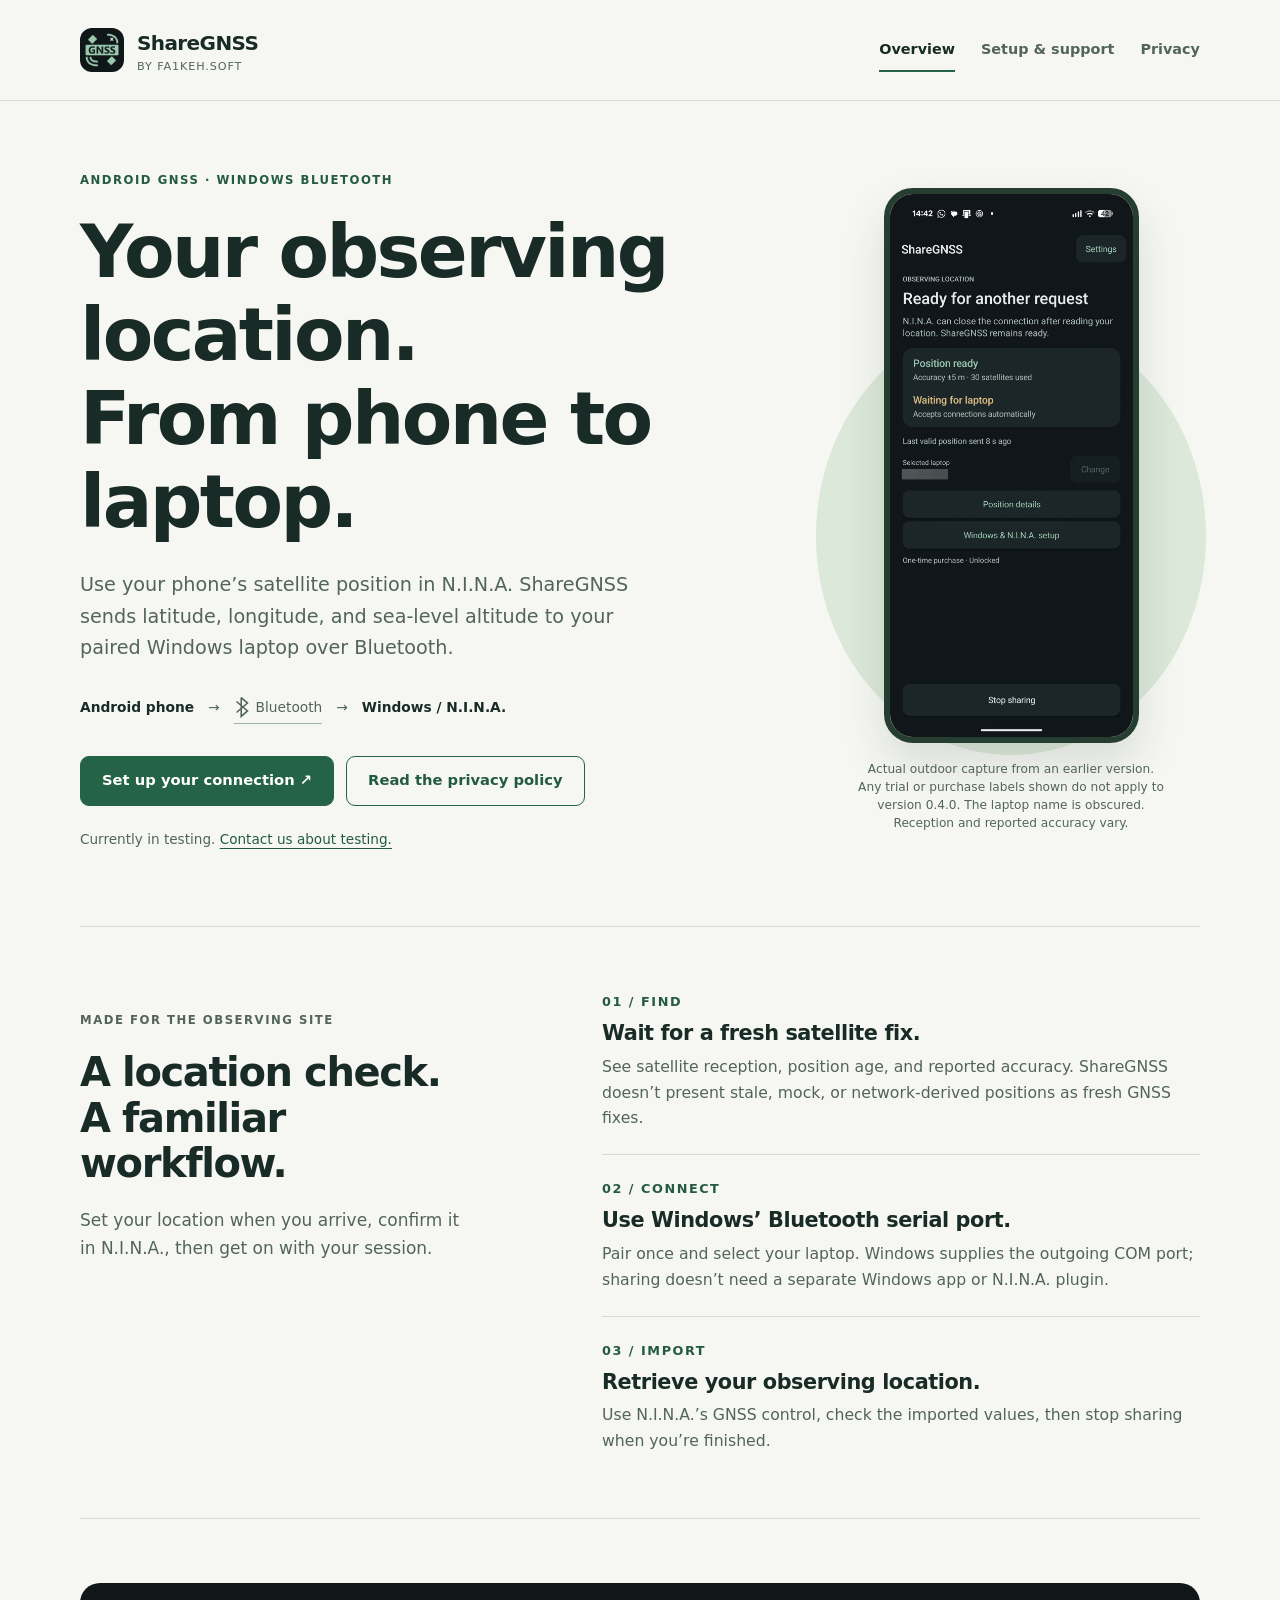
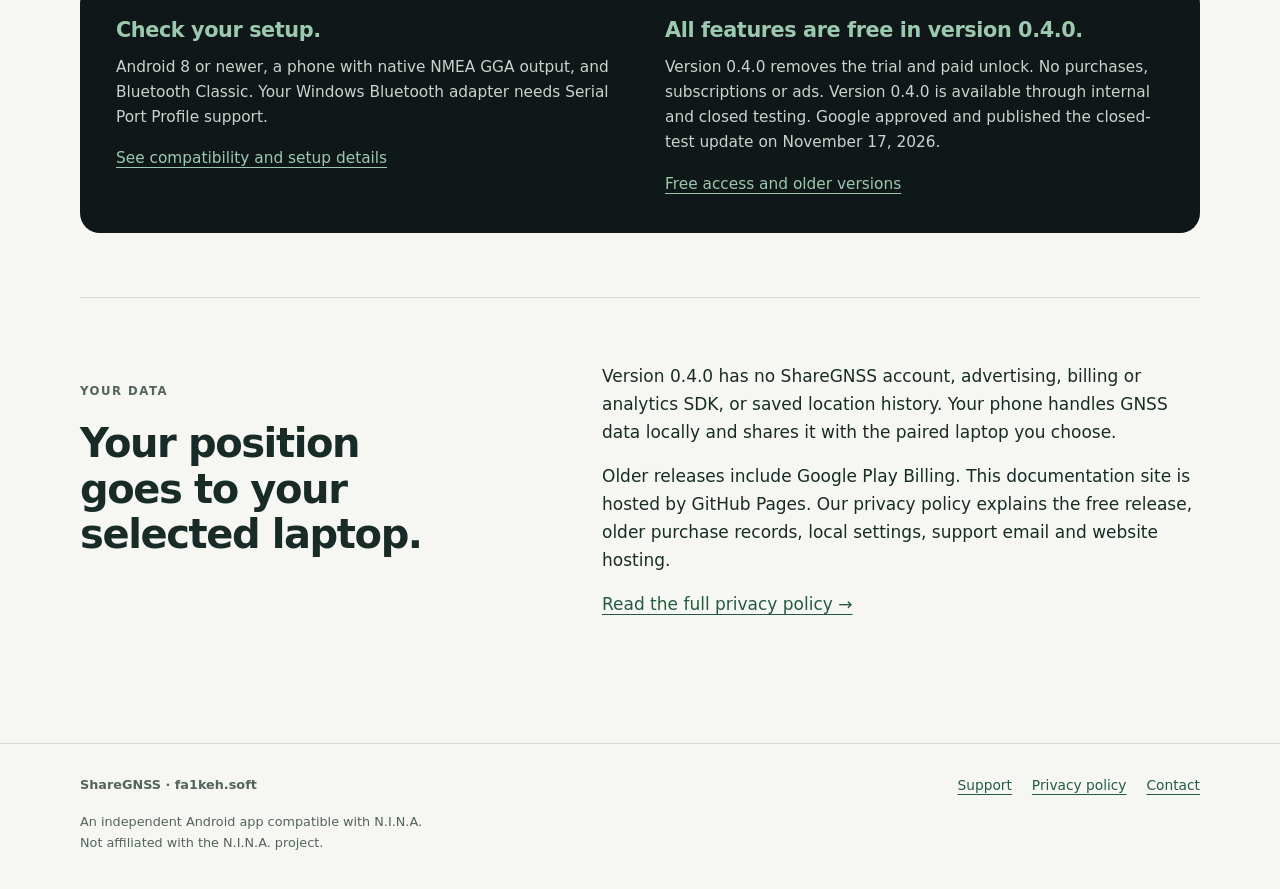
<file: index.html>
<!doctype html>
<html lang="en"><head><meta charset="utf-8"><meta name="viewport" content="width=device-width, initial-scale=1">
<title>ShareGNSS — setup, support and privacy</title><meta name="description" content="Use your Android phone’s GNSS position in N.I.N.A. on Windows over Bluetooth. Official ShareGNSS setup, support and privacy information."><meta name="referrer" content="strict-origin-when-cross-origin">
<link rel="canonical" href="https://fa1keh-soft.github.io/sharegnss-site/"><link rel="icon" href="assets/icon.svg" type="image/svg+xml"><link rel="icon" href="assets/icon.png" type="image/png"><link rel="stylesheet" href="style.css">
<meta property="og:title" content="ShareGNSS — setup, support and privacy"><meta property="og:description" content="Use your Android phone’s GNSS position in N.I.N.A. on Windows over Bluetooth. Official ShareGNSS setup, support and privacy information."><meta property="og:type" content="website"><meta property="og:image" content="https://fa1keh-soft.github.io/sharegnss-site/assets/icon.png"><meta property="og:url" content="https://fa1keh-soft.github.io/sharegnss-site/">
</head><body><a class="skip" href="#main">Skip to content</a>
<header class="top"><div class="wrap"><a class="brand" href="./" aria-label="ShareGNSS home"><img src="assets/icon.png" width="44" height="44" alt=""><span>ShareGNSS<small>BY FA1KEH.SOFT</small></span></a><nav class="nav" aria-label="Main navigation"><a href="./" aria-current="page">Overview</a><a href="support.html">Setup & support</a><a href="privacy.html">Privacy</a></nav></div></header>
<main id="main" class="wrap">
<section class="hero" aria-labelledby="home-title"><div><p class="eyebrow">Android GNSS · Windows Bluetooth</p><h1 id="home-title">Your observing location.<br>From phone to laptop.</h1><p class="lead">Use your phone’s satellite position in N.I.N.A. ShareGNSS sends latitude, longitude, and sea-level altitude to your paired Windows laptop over Bluetooth.</p>
<div class="flow" aria-label="Android phone connects through Bluetooth to N.I.N.A. on Windows"><b>Android phone</b><span aria-hidden="true">→</span><span class="bt"><svg viewBox="0 0 18 28" aria-hidden="true" fill="none" stroke="currentColor" stroke-width="2"><path d="M8 2v24l8-7L2 7m6-5 8 7L2 21"/></svg>Bluetooth</span><span aria-hidden="true">→</span><b>Windows / N.I.N.A.</b></div>
<div class="actions"><a class="button primary" href="support.html#connect">Set up your connection <span aria-hidden="true">&nbsp;↗</span></a><a class="button" href="privacy.html">Read the privacy policy</a></div><p class="quiet">Currently in testing. <a href="mailto:fa1keh.soft@gmail.com?subject=ShareGNSS%20testing">Contact us about testing.</a></p></div>
<figure class="phone-figure"><img class="phone" src="assets/status.png" width="960" height="2142" alt="ShareGNSS on a Pixel showing Position ready, 30 satellites used and reported accuracy of plus or minus 5 metres"><figcaption>Actual outdoor capture from an earlier version. Any trial or purchase labels shown do not apply to version 0.4.0. The laptop name is obscured. Reception and reported accuracy vary.</figcaption></figure></section>
<section class="section split" aria-labelledby="session-title"><div class="section-intro"><p class="eyebrow">Made for the observing site</p><h2 id="session-title">A location check.<br>A familiar workflow.</h2><p>Set your location when you arrive, confirm it in N.I.N.A., then get on with your session.</p></div><ol class="feature-list"><li><span class="number">01 / FIND</span><h3>Wait for a fresh satellite fix.</h3><p>See satellite reception, position age, and reported accuracy. ShareGNSS doesn’t present stale, mock, or network-derived positions as fresh GNSS fixes.</p></li><li><span class="number">02 / CONNECT</span><h3>Use Windows’ Bluetooth serial port.</h3><p>Pair once and select your laptop. Windows supplies the outgoing COM port; sharing doesn’t need a separate Windows app or N.I.N.A. plugin.</p></li><li><span class="number">03 / IMPORT</span><h3>Retrieve your observing location.</h3><p>Use N.I.N.A.’s GNSS control, check the imported values, then stop sharing when you’re finished.</p></li></ol></section>
<section class="section" aria-label="Compatibility and free access"><div class="info-band"><div><h3>Check your setup.</h3><p>Android 8 or newer, a phone with native NMEA GGA output, and Bluetooth Classic. Your Windows Bluetooth adapter needs Serial Port Profile support.</p><p><a href="support.html#requirements">See compatibility and setup details</a></p></div><div><h3>All features are free in version 0.4.0.</h3><p>Version 0.4.0 removes the trial and paid unlock. No purchases, subscriptions or ads. Version 0.4.0 is available through internal and closed testing. Google approved and published the closed-test update on November 17, 2026.</p><p><a href="support.html#access">Free access and older versions</a></p></div></div></section>
<section class="section split" aria-labelledby="privacy-title"><div class="section-intro"><p class="eyebrow">Your data</p><h2 id="privacy-title">Your position goes to your selected laptop.</h2></div><div><p>Version 0.4.0 has no ShareGNSS account, advertising, billing or analytics SDK, or saved location history. Your phone handles GNSS data locally and shares it with the paired laptop you choose.</p><p>Older releases include Google Play Billing. This documentation site is hosted by GitHub Pages. Our privacy policy explains the free release, older purchase records, local settings, support email and website hosting.</p><p><a href="privacy.html">Read the full privacy policy →</a></p></div></section>
</main>
<footer class="footer"><div class="wrap"><div><p><strong>ShareGNSS · fa1keh.soft</strong></p><p>An independent Android app compatible with N.I.N.A.<br>Not affiliated with the N.I.N.A. project.</p></div><div class="links"><a href="support.html">Support</a><a href="privacy.html">Privacy policy</a><a href="mailto:fa1keh.soft@gmail.com">Contact</a></div></div></footer>
</body></html>
</file>
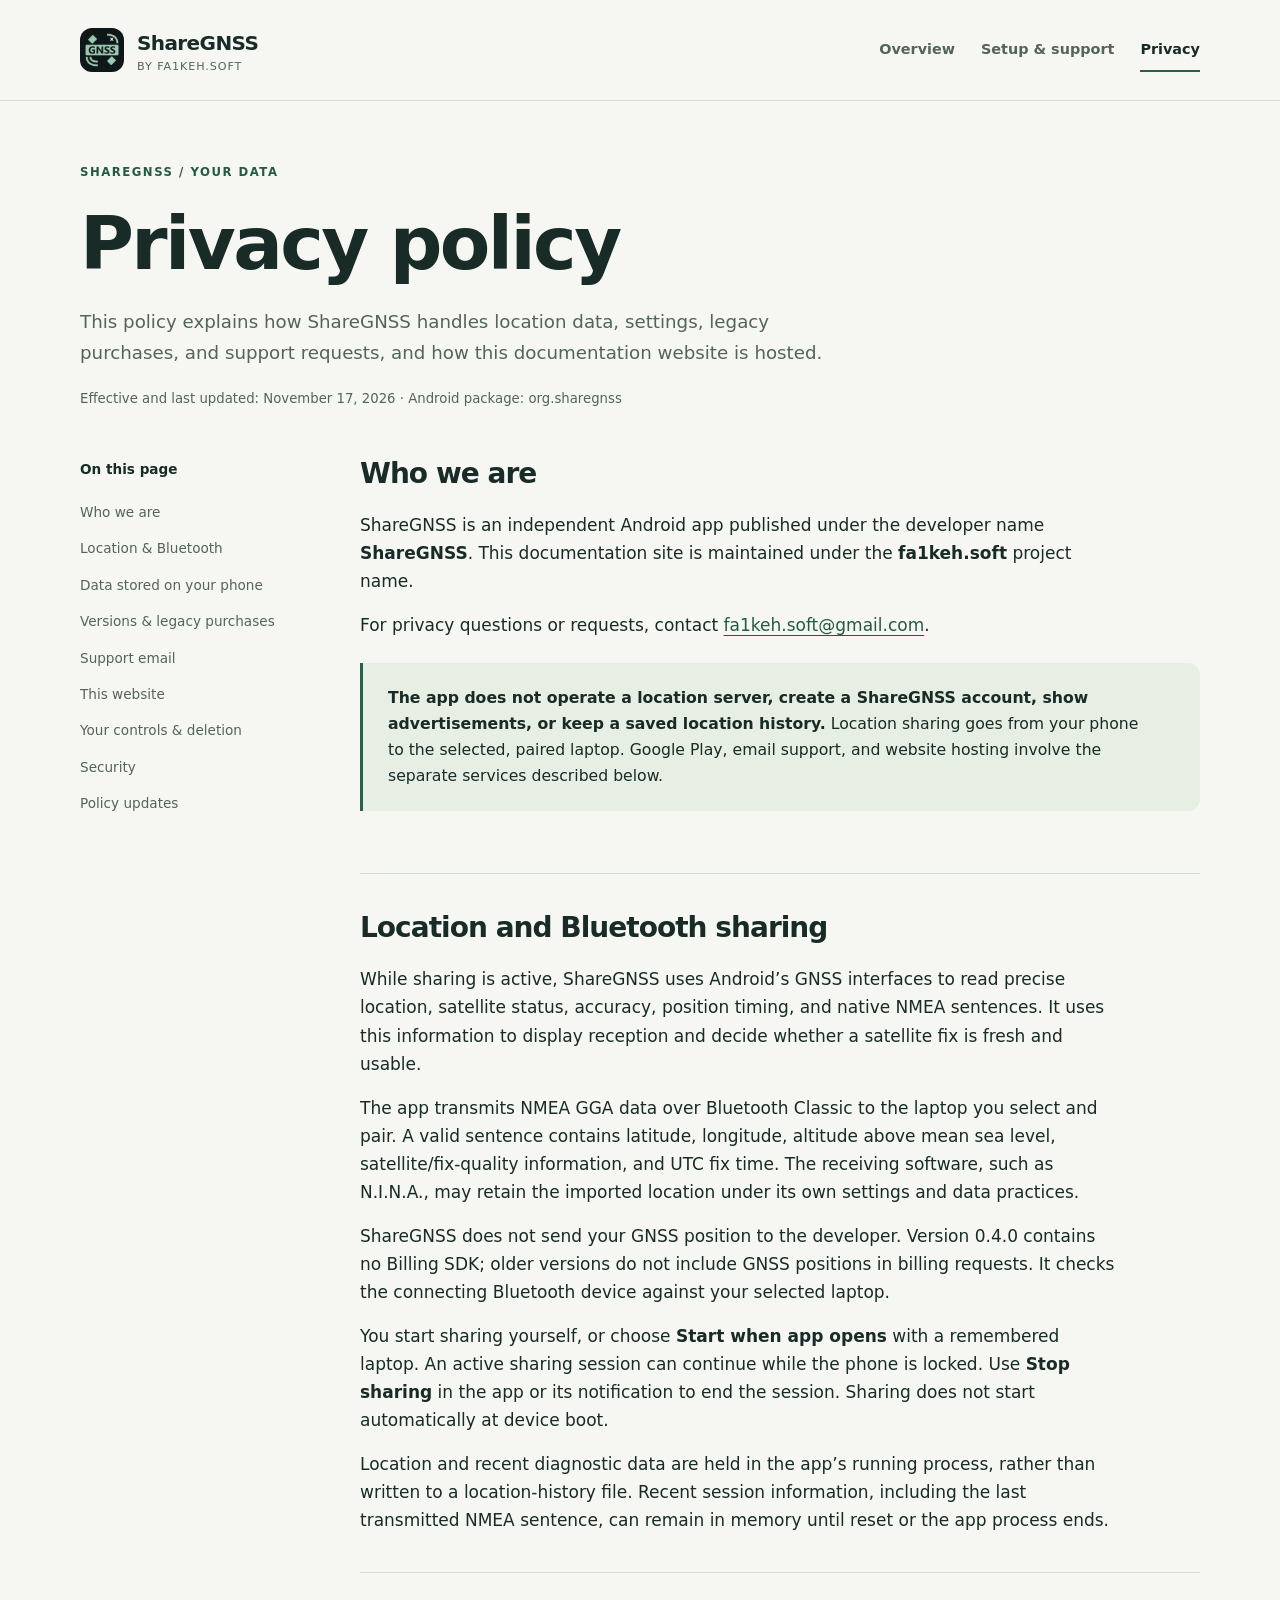
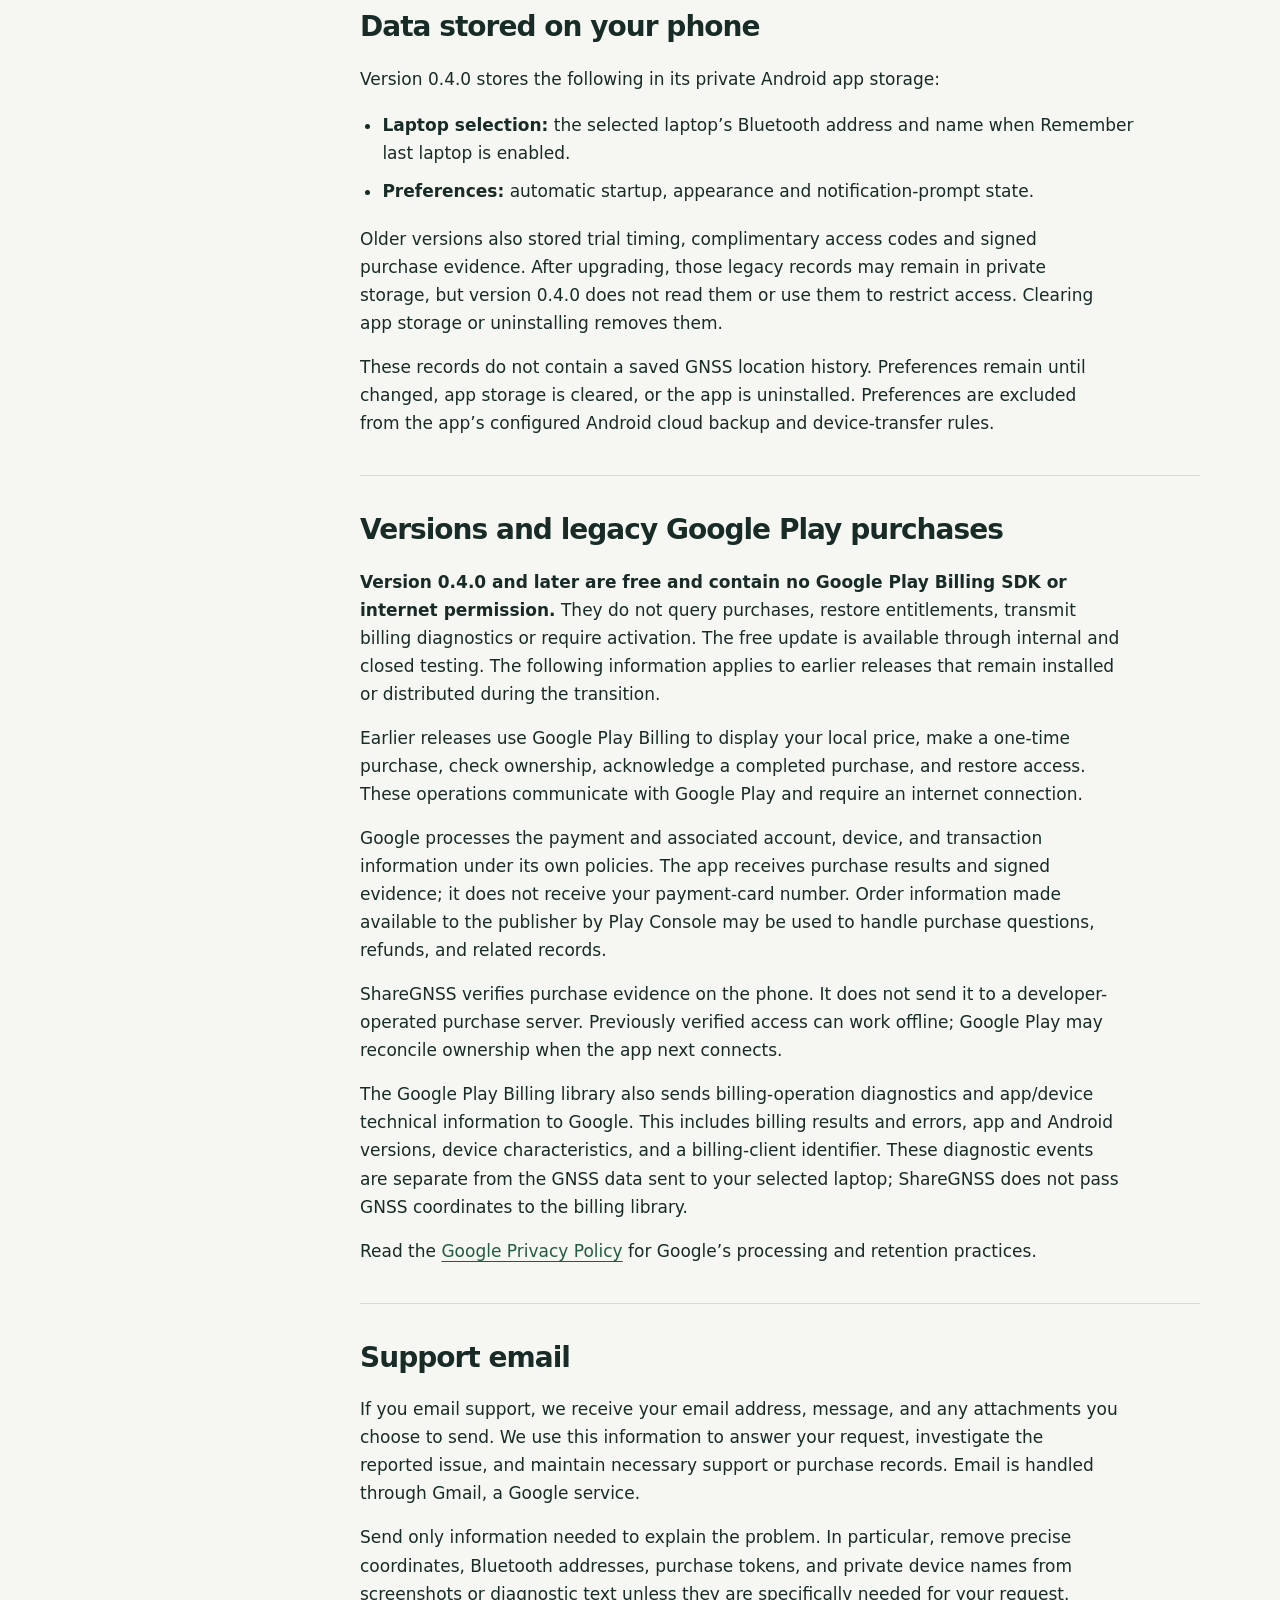
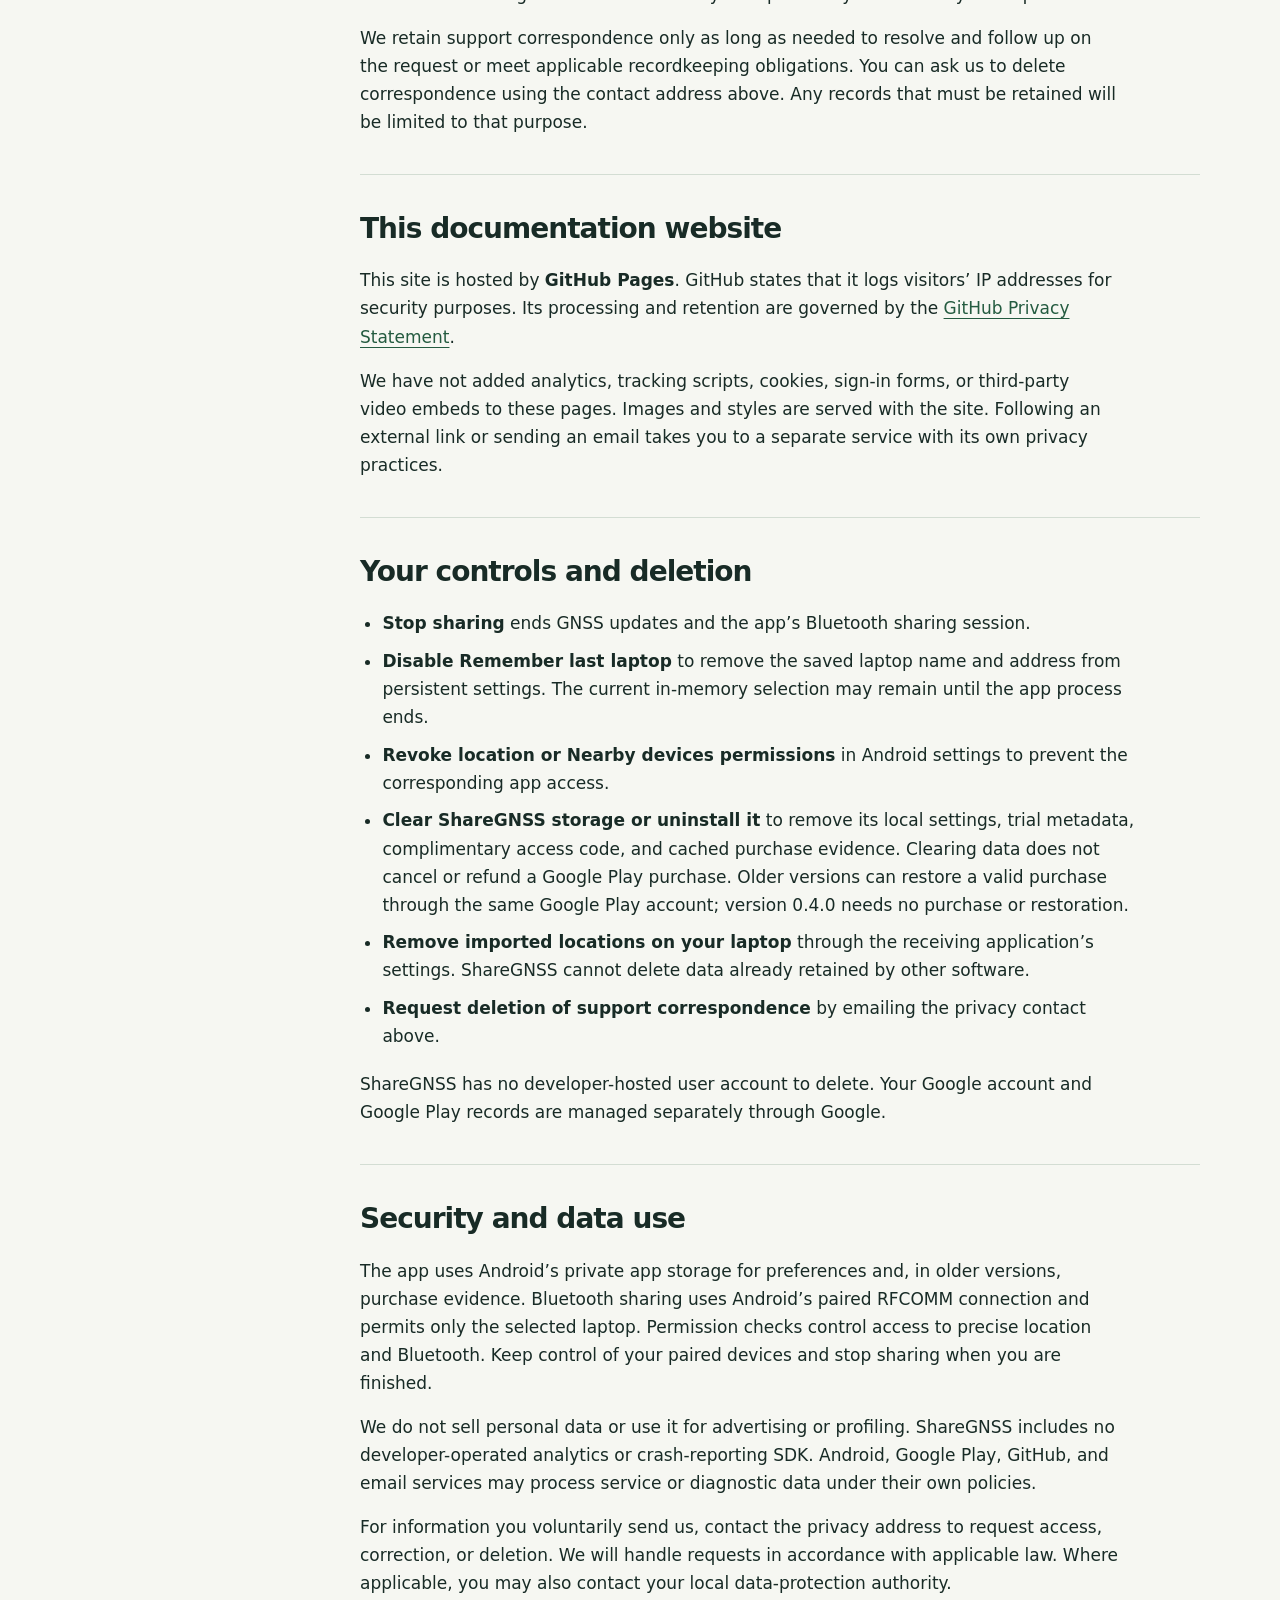
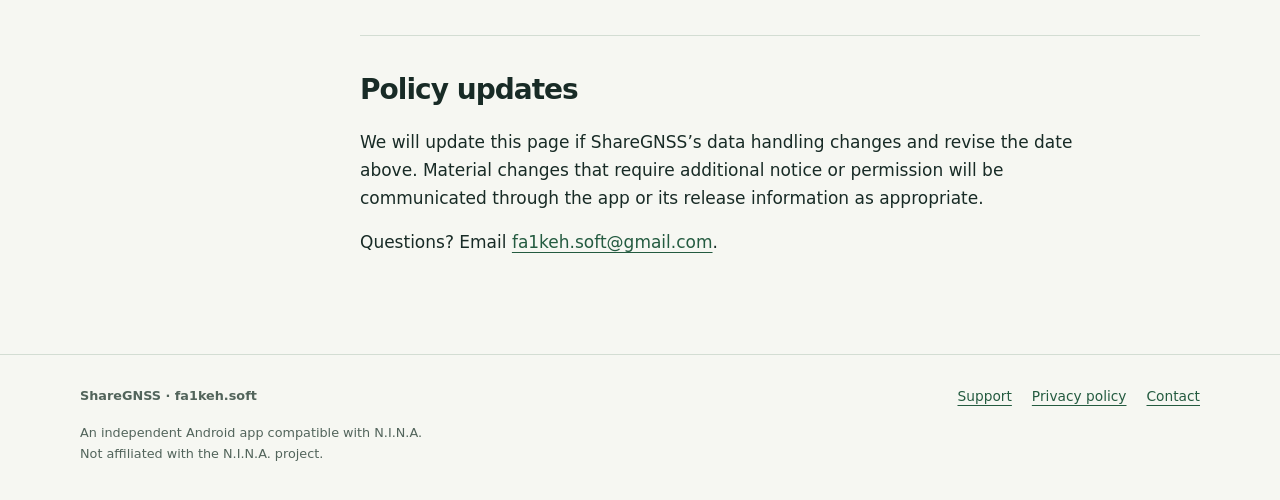
<file: privacy.html>
<!doctype html>
<html lang="en"><head><meta charset="utf-8"><meta name="viewport" content="width=device-width, initial-scale=1">
<title>ShareGNSS Privacy Policy — fa1keh.soft</title><meta name="description" content="Privacy policy for ShareGNSS: GNSS and Bluetooth sharing, local settings, legacy Google Play purchase data, support email, retention and deletion."><meta name="referrer" content="strict-origin-when-cross-origin">
<link rel="canonical" href="https://fa1keh-soft.github.io/sharegnss-site/privacy.html"><link rel="icon" href="assets/icon.svg" type="image/svg+xml"><link rel="icon" href="assets/icon.png" type="image/png"><link rel="stylesheet" href="style.css">
<meta property="og:title" content="ShareGNSS Privacy Policy — fa1keh.soft"><meta property="og:description" content="Privacy policy for ShareGNSS: GNSS and Bluetooth sharing, local settings, legacy Google Play purchase data, support email, retention and deletion."><meta property="og:type" content="website"><meta property="og:image" content="https://fa1keh-soft.github.io/sharegnss-site/assets/icon.png"><meta property="og:url" content="https://fa1keh-soft.github.io/sharegnss-site/privacy.html">
</head><body><a class="skip" href="#main">Skip to content</a>
<header class="top"><div class="wrap"><a class="brand" href="./" aria-label="ShareGNSS home"><img src="assets/icon.png" width="44" height="44" alt=""><span>ShareGNSS<small>BY FA1KEH.SOFT</small></span></a><nav class="nav" aria-label="Main navigation"><a href="./">Overview</a><a href="support.html">Setup & support</a><a href="privacy.html" aria-current="page">Privacy</a></nav></div></header>
<main id="main" class="wrap"><header class="page-head"><p class="eyebrow">ShareGNSS / Your data</p><h1>Privacy policy</h1><p class="lead">This policy explains how ShareGNSS handles location data, settings, legacy purchases, and support requests, and how this documentation website is hosted.</p><p class="meta">Effective and last updated: November 17, 2026 · Android package: org.sharegnss</p></header><div class="doc-layout"><aside class="toc" aria-label="On this page"><p>On this page</p><a href="#scope">Who we are</a><a href="#location">Location & Bluetooth</a><a href="#stored">Data stored on your phone</a><a href="#play">Versions & legacy purchases</a><a href="#support-data">Support email</a><a href="#website">This website</a><a href="#control">Your controls & deletion</a><a href="#security">Security</a><a href="#updates">Policy updates</a></aside><article class="doc" aria-label="ShareGNSS privacy policy">
<section id="scope"><h2>Who we are</h2><p>ShareGNSS is an independent Android app published under the developer name <strong>ShareGNSS</strong>. This documentation site is maintained under the <strong>fa1keh.soft</strong> project name.</p><p>For privacy questions or requests, contact <a class="email" href="mailto:fa1keh.soft@gmail.com?subject=ShareGNSS%20privacy">fa1keh.soft@gmail.com</a>.</p><div class="callout"><p><strong>The app does not operate a location server, create a ShareGNSS account, show advertisements, or keep a saved location history.</strong> Location sharing goes from your phone to the selected, paired laptop. Google Play, email support, and website hosting involve the separate services described below.</p></div></section>
<section id="location"><h2>Location and Bluetooth sharing</h2><p>While sharing is active, ShareGNSS uses Android’s GNSS interfaces to read precise location, satellite status, accuracy, position timing, and native NMEA sentences. It uses this information to display reception and decide whether a satellite fix is fresh and usable.</p><p>The app transmits NMEA GGA data over Bluetooth Classic to the laptop you select and pair. A valid sentence contains latitude, longitude, altitude above mean sea level, satellite/fix-quality information, and UTC fix time. The receiving software, such as N.I.N.A., may retain the imported location under its own settings and data practices.</p><p>ShareGNSS does not send your GNSS position to the developer. Version 0.4.0 contains no Billing SDK; older versions do not include GNSS positions in billing requests. It checks the connecting Bluetooth device against your selected laptop.</p><p>You start sharing yourself, or choose <strong>Start when app opens</strong> with a remembered laptop. An active sharing session can continue while the phone is locked. Use <strong>Stop sharing</strong> in the app or its notification to end the session. Sharing does not start automatically at device boot.</p><p>Location and recent diagnostic data are held in the app’s running process, rather than written to a location-history file. Recent session information, including the last transmitted NMEA sentence, can remain in memory until reset or the app process ends.</p></section>
<section id="stored"><h2>Data stored on your phone</h2><p>Version 0.4.0 stores the following in its private Android app storage:</p><ul><li><strong>Laptop selection:</strong> the selected laptop’s Bluetooth address and name when Remember last laptop is enabled.</li><li><strong>Preferences:</strong> automatic startup, appearance and notification-prompt state.</li></ul><p>Older versions also stored trial timing, complimentary access codes and signed purchase evidence. After upgrading, those legacy records may remain in private storage, but version 0.4.0 does not read them or use them to restrict access. Clearing app storage or uninstalling removes them.</p><p>These records do not contain a saved GNSS location history. Preferences remain until changed, app storage is cleared, or the app is uninstalled. Preferences are excluded from the app’s configured Android cloud backup and device-transfer rules.</p></section>
<section id="play"><h2>Versions and legacy Google Play purchases</h2><p><strong>Version 0.4.0 and later are free and contain no Google Play Billing SDK or internet permission.</strong> They do not query purchases, restore entitlements, transmit billing diagnostics or require activation. The free update is available through internal and closed testing. The following information applies to earlier releases that remain installed or distributed during the transition.</p><p>Earlier releases use Google Play Billing to display your local price, make a one-time purchase, check ownership, acknowledge a completed purchase, and restore access. These operations communicate with Google Play and require an internet connection.</p><p>Google processes the payment and associated account, device, and transaction information under its own policies. The app receives purchase results and signed evidence; it does not receive your payment-card number. Order information made available to the publisher by Play Console may be used to handle purchase questions, refunds, and related records.</p><p>ShareGNSS verifies purchase evidence on the phone. It does not send it to a developer-operated purchase server. Previously verified access can work offline; Google Play may reconcile ownership when the app next connects.</p><p>The Google Play Billing library also sends billing-operation diagnostics and app/device technical information to Google. This includes billing results and errors, app and Android versions, device characteristics, and a billing-client identifier. These diagnostic events are separate from the GNSS data sent to your selected laptop; ShareGNSS does not pass GNSS coordinates to the billing library.</p><p>Read the <a href="https://policies.google.com/privacy">Google Privacy Policy</a> for Google’s processing and retention practices.</p></section>
<section id="support-data"><h2>Support email</h2><p>If you email support, we receive your email address, message, and any attachments you choose to send. We use this information to answer your request, investigate the reported issue, and maintain necessary support or purchase records. Email is handled through Gmail, a Google service.</p><p>Send only information needed to explain the problem. In particular, remove precise coordinates, Bluetooth addresses, purchase tokens, and private device names from screenshots or diagnostic text unless they are specifically needed for your request.</p><p>We retain support correspondence only as long as needed to resolve and follow up on the request or meet applicable recordkeeping obligations. You can ask us to delete correspondence using the contact address above. Any records that must be retained will be limited to that purpose.</p></section>
<section id="website"><h2>This documentation website</h2><p>This site is hosted by <strong>GitHub Pages</strong>. GitHub states that it logs visitors’ IP addresses for security purposes. Its processing and retention are governed by the <a href="https://docs.github.com/en/site-policy/privacy-policies/github-general-privacy-statement">GitHub Privacy Statement</a>.</p><p>We have not added analytics, tracking scripts, cookies, sign-in forms, or third-party video embeds to these pages. Images and styles are served with the site. Following an external link or sending an email takes you to a separate service with its own privacy practices.</p></section>
<section id="control"><h2>Your controls and deletion</h2><ul><li><strong>Stop sharing</strong> ends GNSS updates and the app’s Bluetooth sharing session.</li><li><strong>Disable Remember last laptop</strong> to remove the saved laptop name and address from persistent settings. The current in-memory selection may remain until the app process ends.</li><li><strong>Revoke location or Nearby devices permissions</strong> in Android settings to prevent the corresponding app access.</li><li><strong>Clear ShareGNSS storage or uninstall it</strong> to remove its local settings, trial metadata, complimentary access code, and cached purchase evidence. Clearing data does not cancel or refund a Google Play purchase. Older versions can restore a valid purchase through the same Google Play account; version 0.4.0 needs no purchase or restoration.</li><li><strong>Remove imported locations on your laptop</strong> through the receiving application’s settings. ShareGNSS cannot delete data already retained by other software.</li><li><strong>Request deletion of support correspondence</strong> by emailing the privacy contact above.</li></ul><p>ShareGNSS has no developer-hosted user account to delete. Your Google account and Google Play records are managed separately through Google.</p></section>
<section id="security"><h2>Security and data use</h2><p>The app uses Android’s private app storage for preferences and, in older versions, purchase evidence. Bluetooth sharing uses Android’s paired RFCOMM connection and permits only the selected laptop. Permission checks control access to precise location and Bluetooth. Keep control of your paired devices and stop sharing when you are finished.</p><p>We do not sell personal data or use it for advertising or profiling. ShareGNSS includes no developer-operated analytics or crash-reporting SDK. Android, Google Play, GitHub, and email services may process service or diagnostic data under their own policies.</p><p>For information you voluntarily send us, contact the privacy address to request access, correction, or deletion. We will handle requests in accordance with applicable law. Where applicable, you may also contact your local data-protection authority.</p></section>
<section id="updates"><h2>Policy updates</h2><p>We will update this page if ShareGNSS’s data handling changes and revise the date above. Material changes that require additional notice or permission will be communicated through the app or its release information as appropriate.</p><p>Questions? Email <a class="email" href="mailto:fa1keh.soft@gmail.com?subject=ShareGNSS%20privacy">fa1keh.soft@gmail.com</a>.</p></section>
</article></div></main>
<footer class="footer"><div class="wrap"><div><p><strong>ShareGNSS · fa1keh.soft</strong></p><p>An independent Android app compatible with N.I.N.A.<br>Not affiliated with the N.I.N.A. project.</p></div><div class="links"><a href="support.html">Support</a><a href="privacy.html">Privacy policy</a><a href="mailto:fa1keh.soft@gmail.com">Contact</a></div></div></footer>
</body></html>
</file>
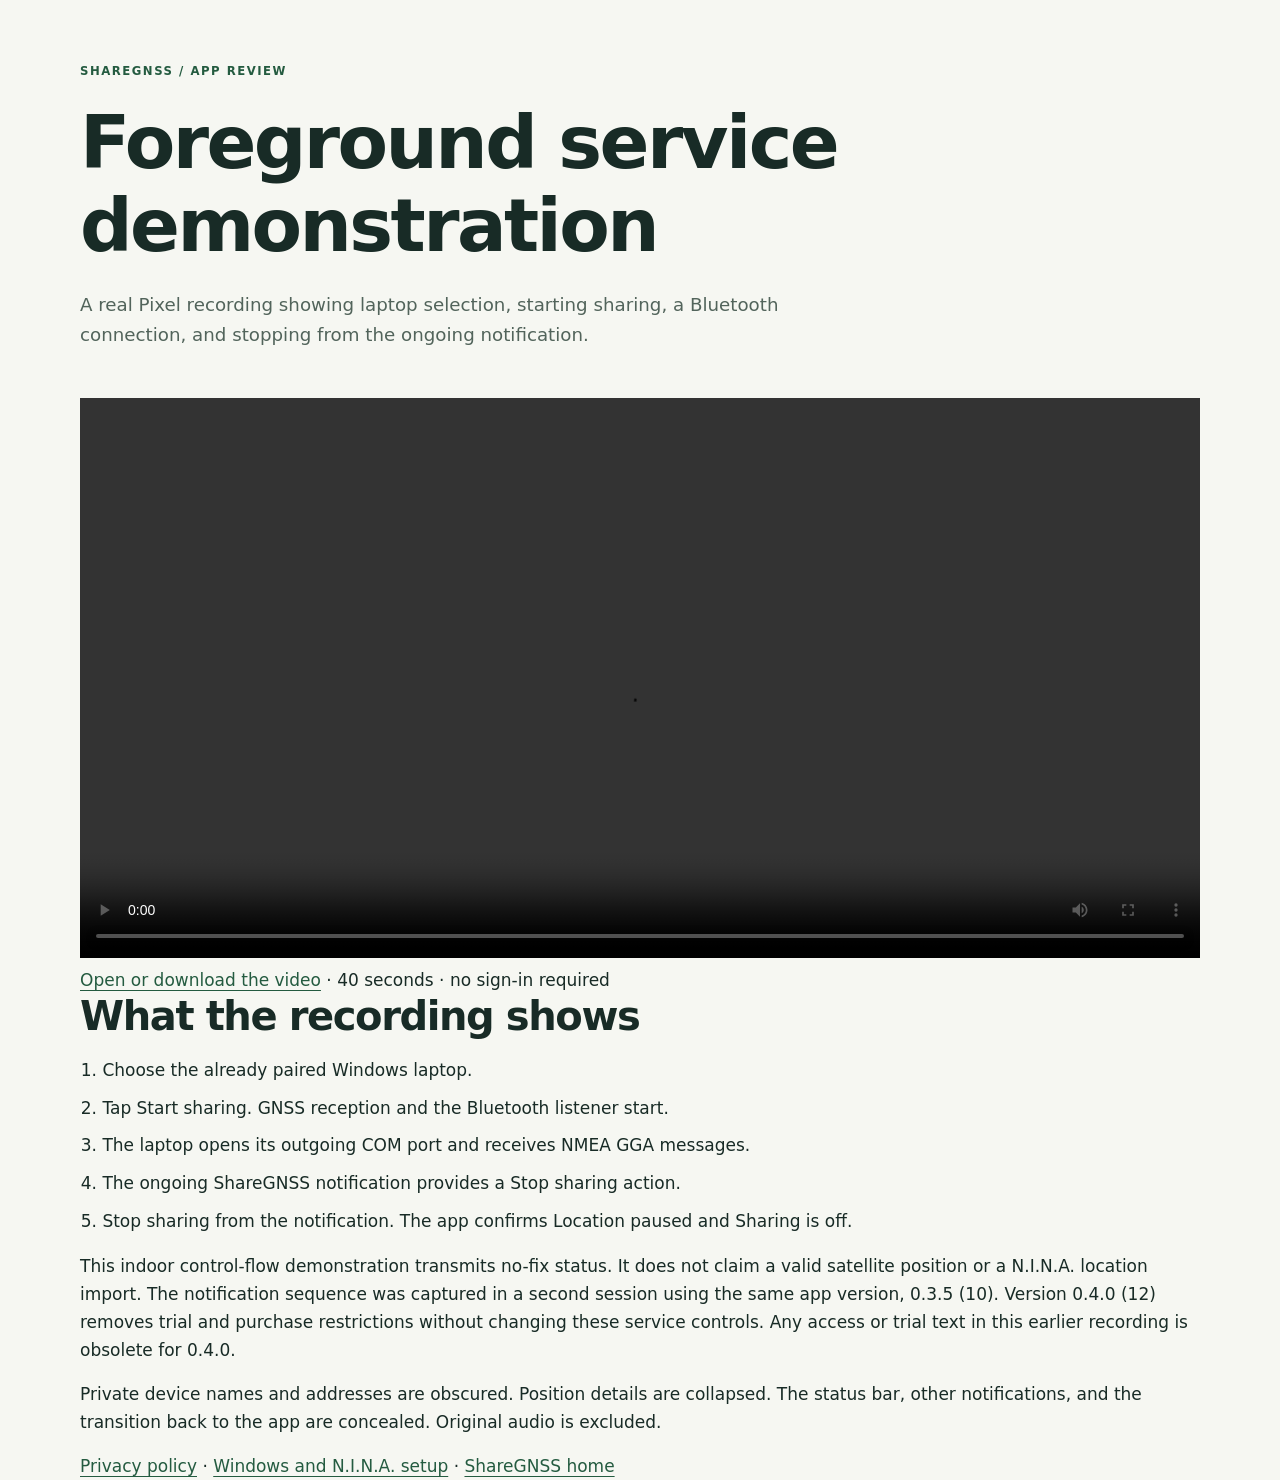
<file: service-demo.html>
<!doctype html>
<html lang="en"><head><meta charset="utf-8"><meta name="viewport" content="width=device-width,initial-scale=1"><meta name="robots" content="noindex"><title>ShareGNSS service demonstration</title><link rel="stylesheet" href="style.css"></head>
<body><main class="wrap"><header class="page-head"><p class="eyebrow">ShareGNSS / App review</p><h1>Foreground service demonstration</h1><p class="lead">A real Pixel recording showing laptop selection, starting sharing, a Bluetooth connection, and stopping from the ongoing notification.</p></header>
<video controls preload="metadata" playsinline style="width:100%;max-width:1200px;background:#101a1f" aria-label="ShareGNSS foreground service demonstration"><source src="assets/sharegnss-service-demo.mp4" type="video/mp4"><track default kind="captions" src="assets/sharegnss-service-demo.vtt" srclang="en" label="English"></video>
<p><a href="assets/sharegnss-service-demo.mp4">Open or download the video</a> · 40 seconds · no sign-in required</p>
<h2>What the recording shows</h2><ol><li>Choose the already paired Windows laptop.</li><li>Tap Start sharing. GNSS reception and the Bluetooth listener start.</li><li>The laptop opens its outgoing COM port and receives NMEA GGA messages.</li><li>The ongoing ShareGNSS notification provides a Stop sharing action.</li><li>Stop sharing from the notification. The app confirms Location paused and Sharing is off.</li></ol>
<p>This indoor control-flow demonstration transmits no-fix status. It does not claim a valid satellite position or a N.I.N.A. location import. The notification sequence was captured in a second session using the same app version, 0.3.5 (10). Version 0.4.0 (12) removes trial and purchase restrictions without changing these service controls. Any access or trial text in this earlier recording is obsolete for 0.4.0.</p>
<p>Private device names and addresses are obscured. Position details are collapsed. The status bar, other notifications, and the transition back to the app are concealed. Original audio is excluded.</p><p><a href="privacy.html">Privacy policy</a> · <a href="support.html">Windows and N.I.N.A. setup</a> · <a href="./">ShareGNSS home</a></p></main></body></html>
</file>
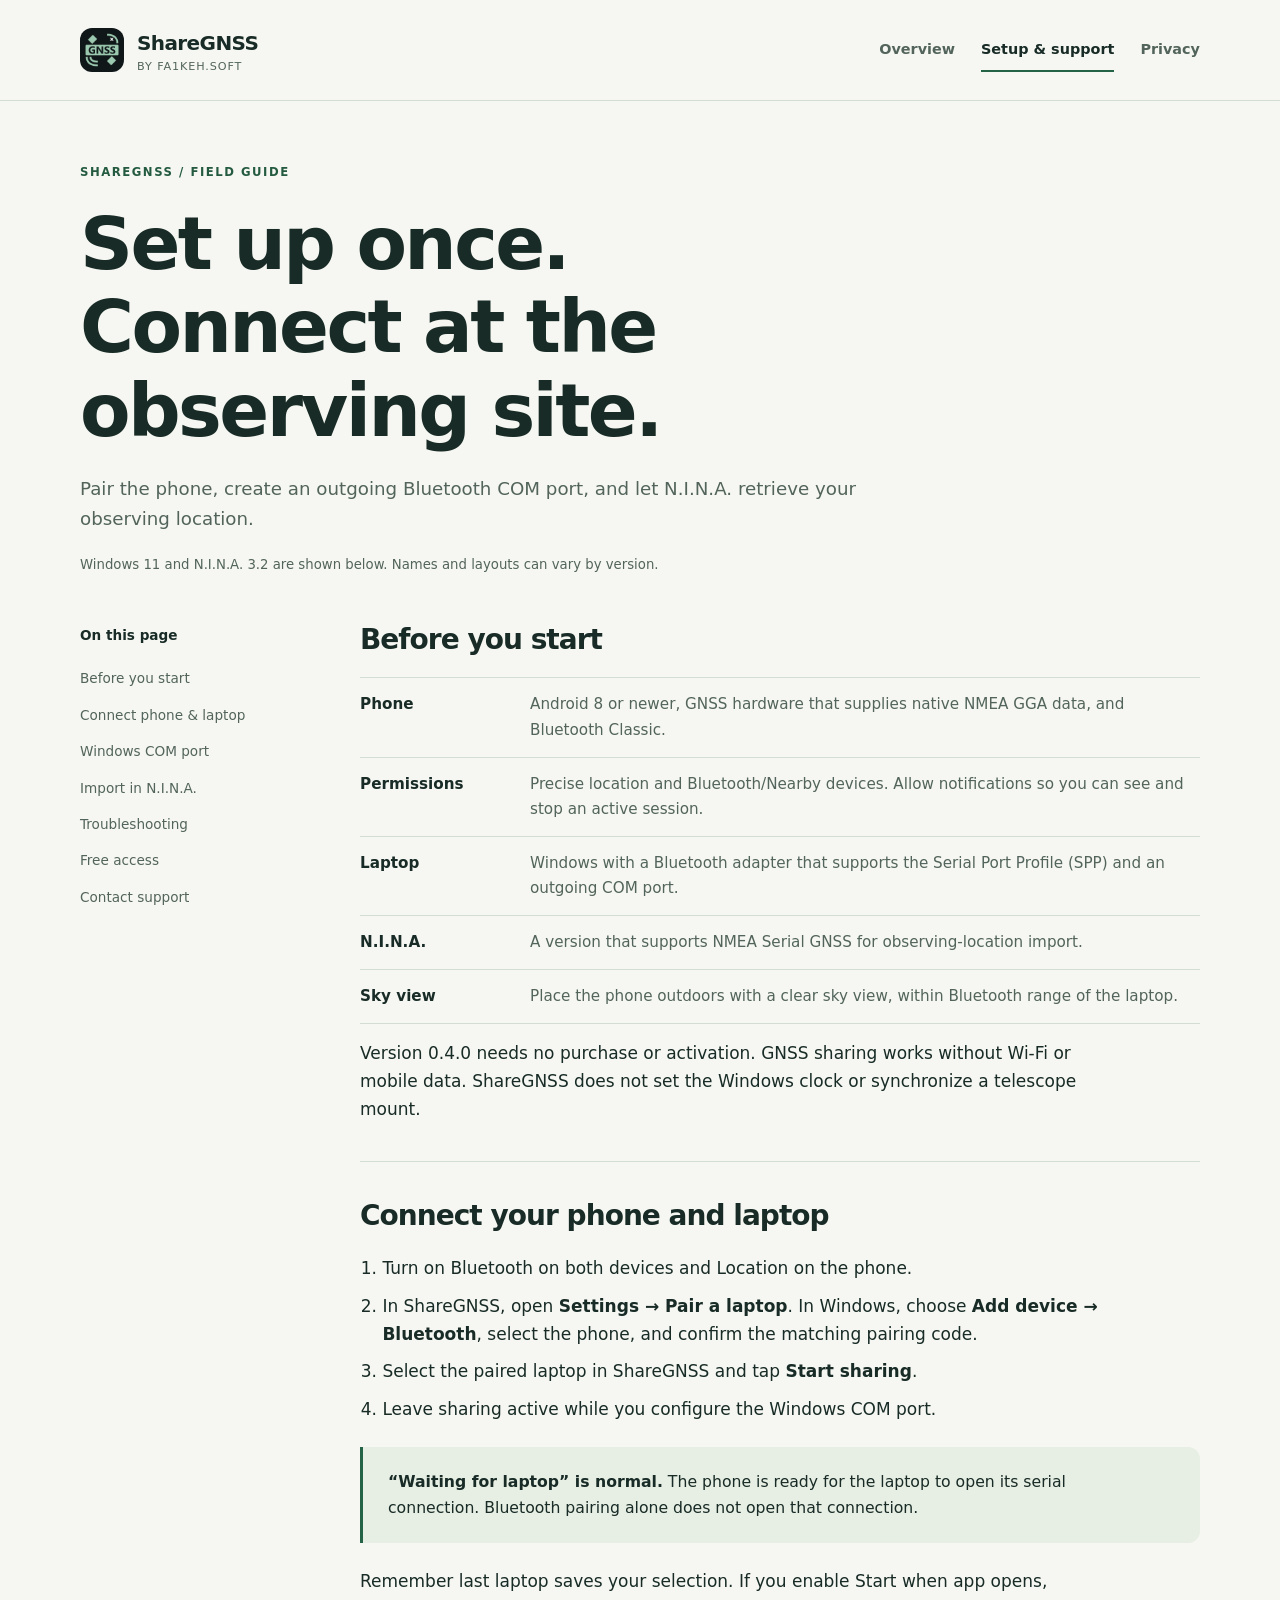
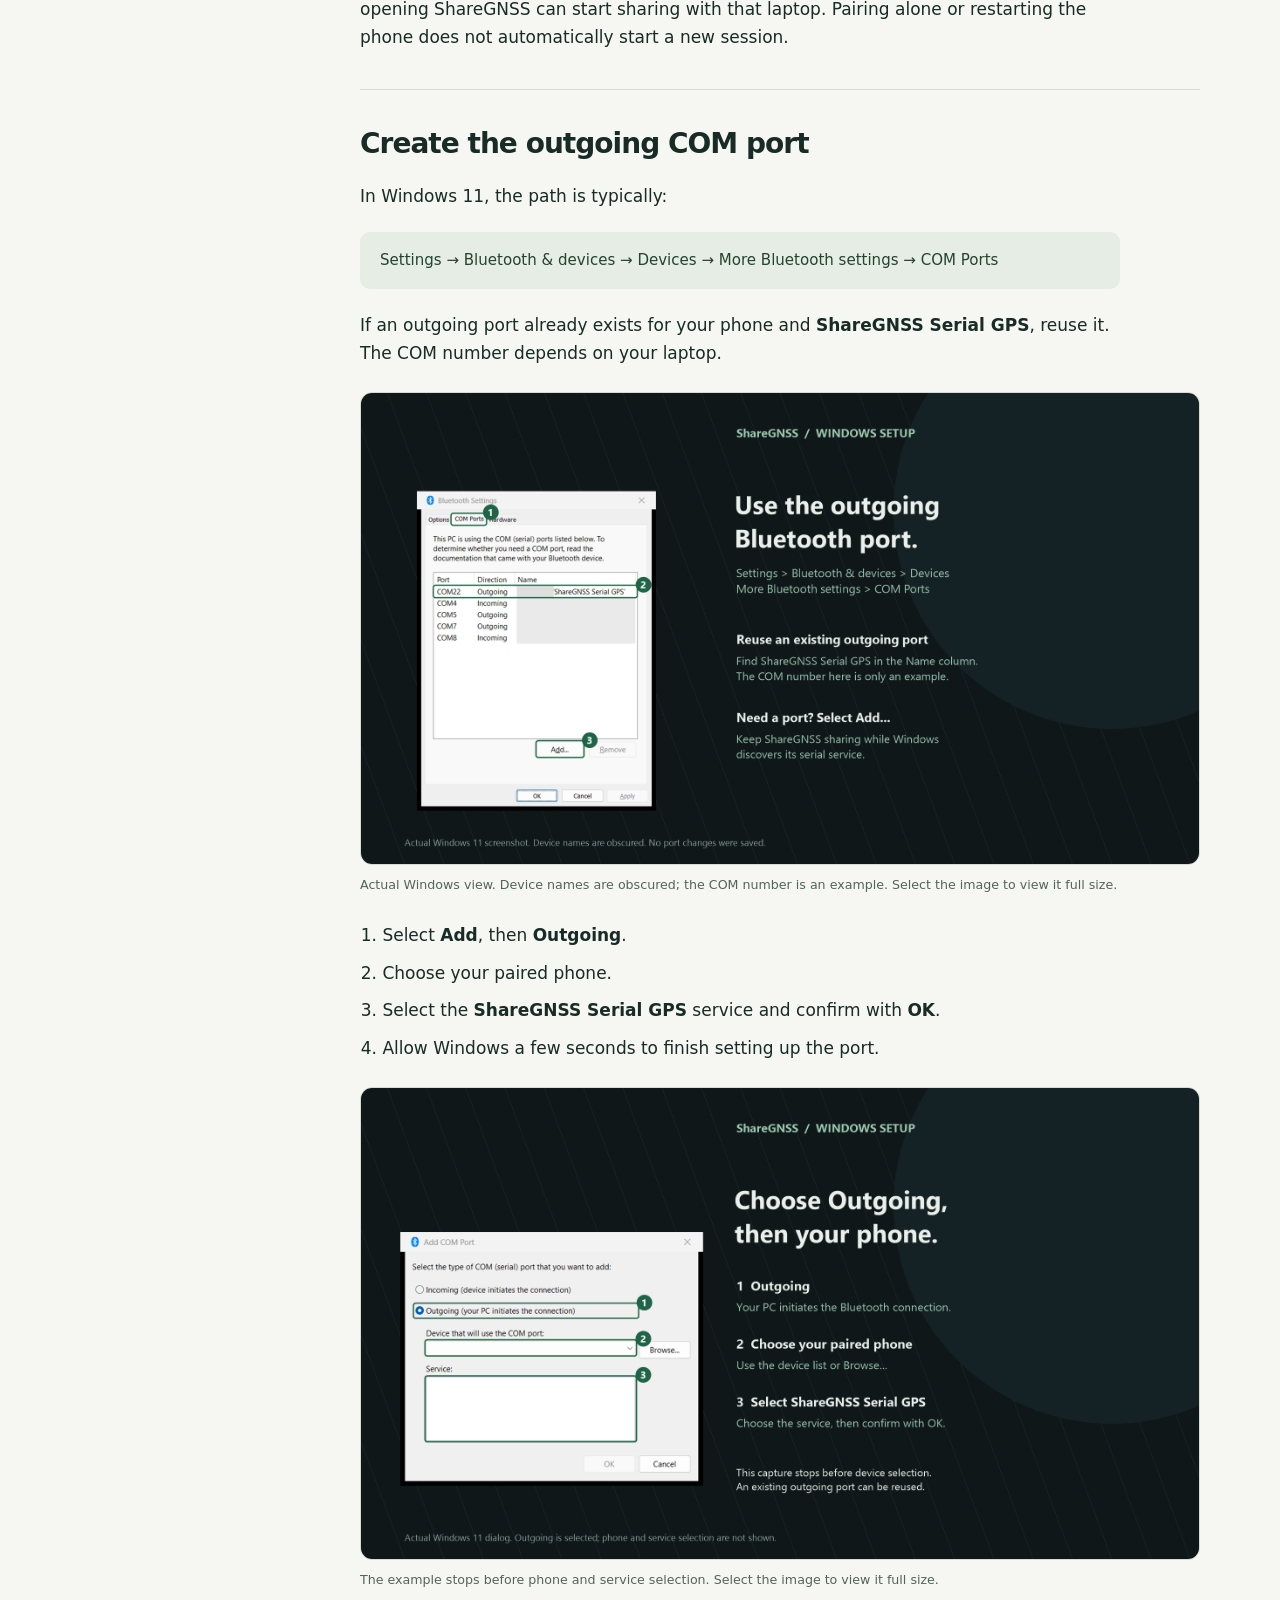
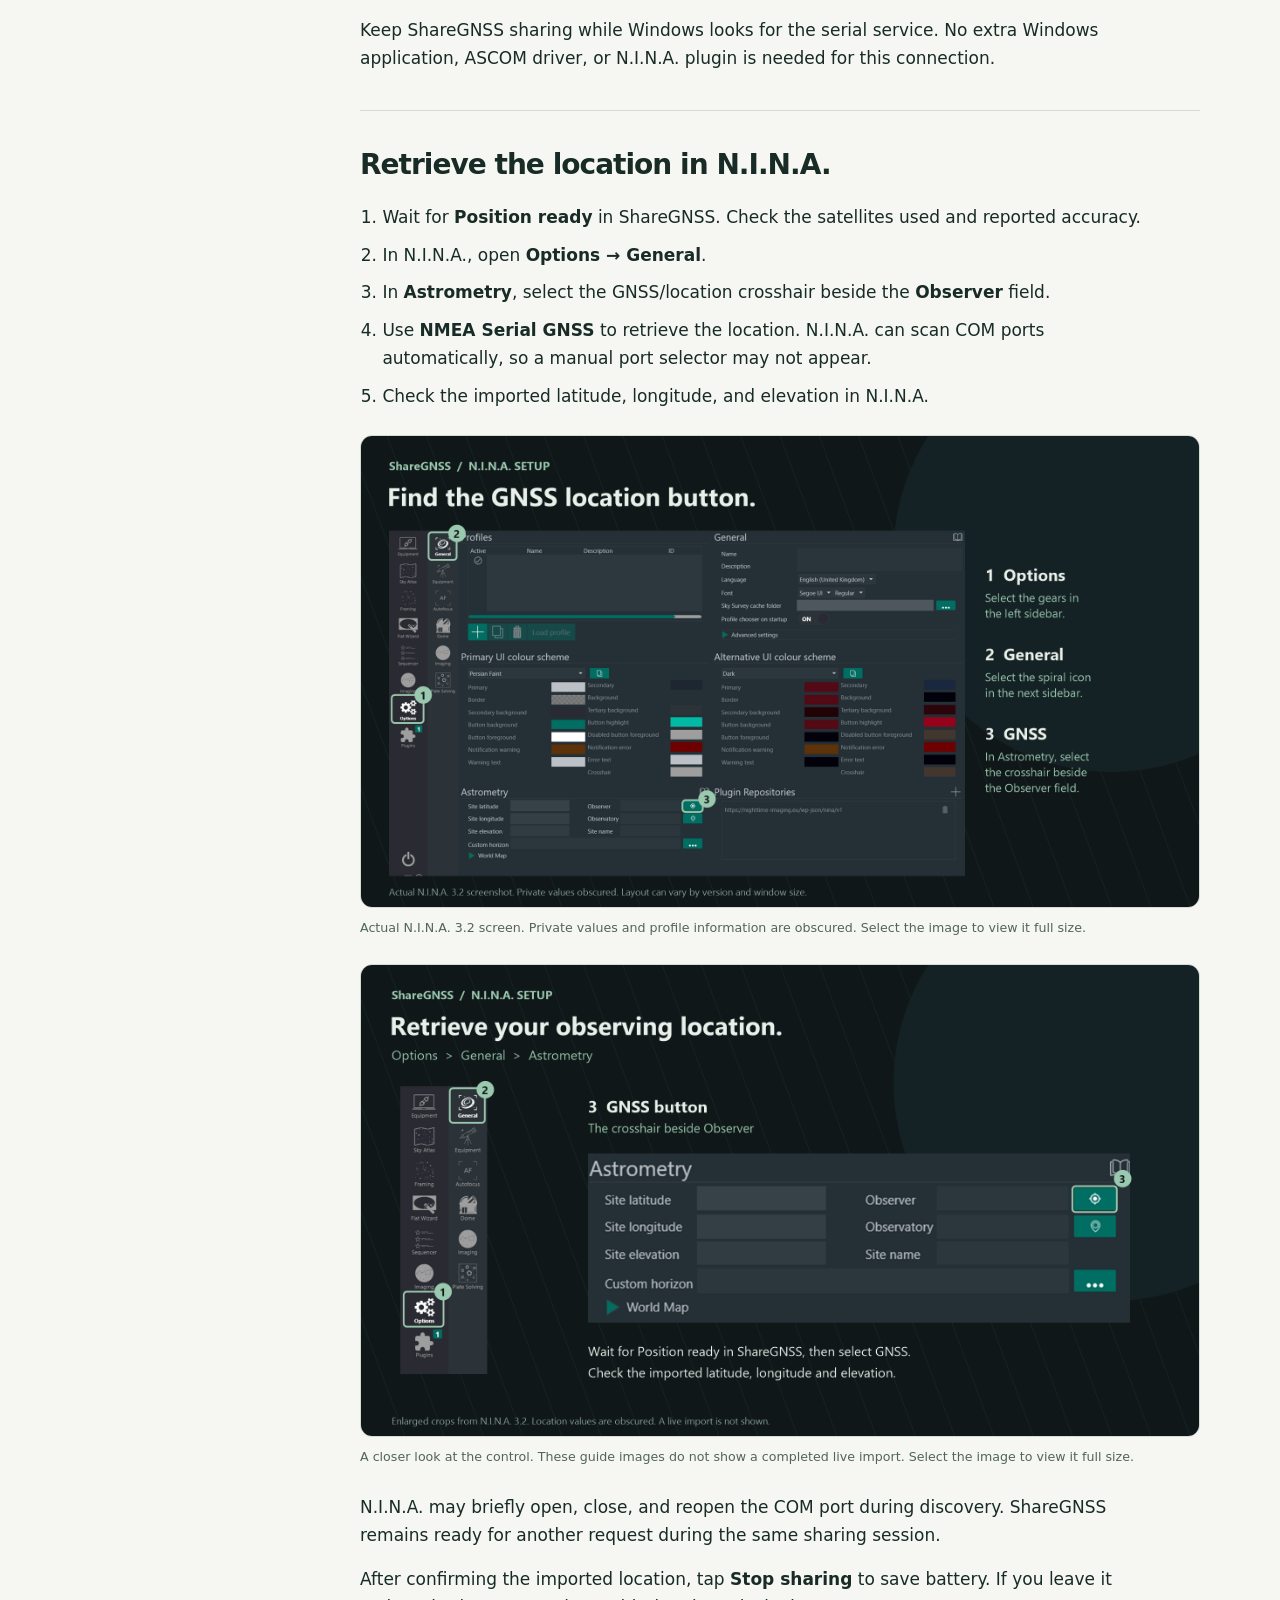
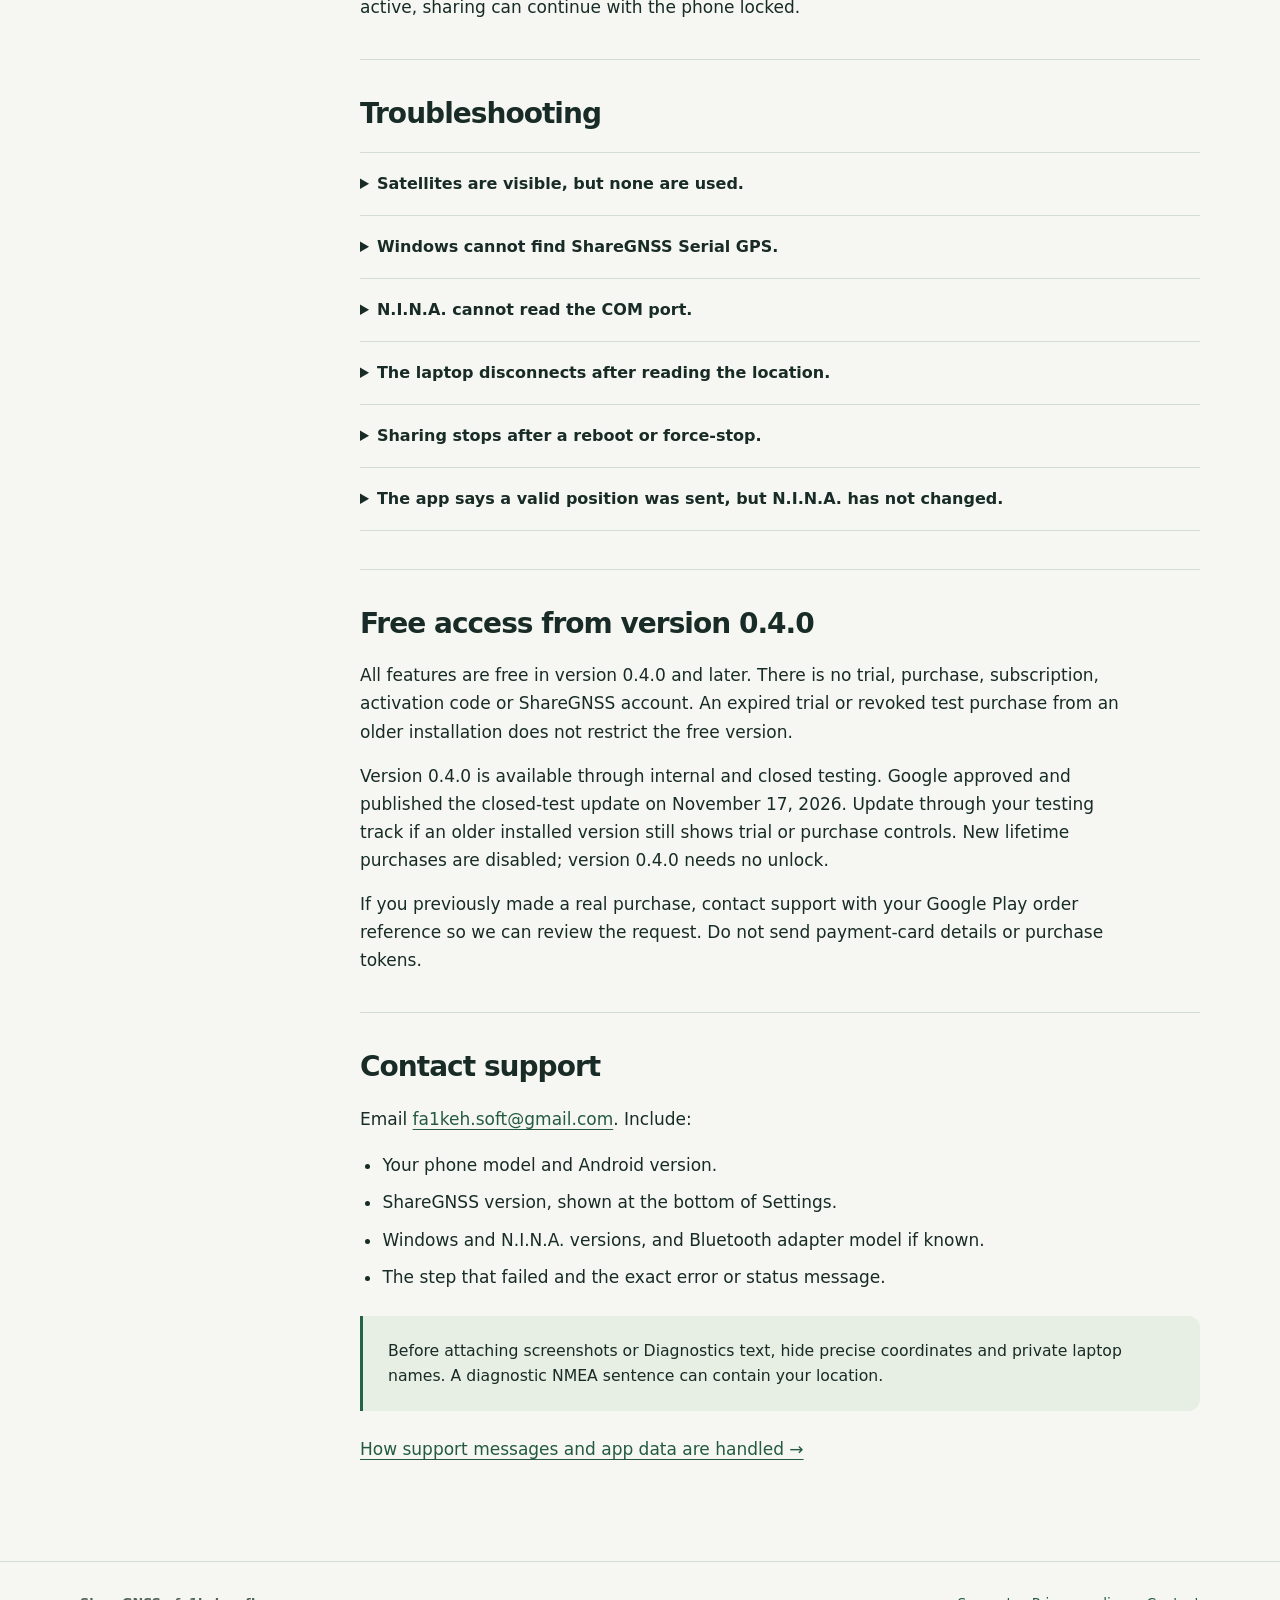
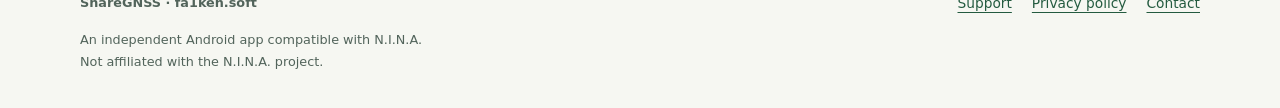
<file: support.html>
<!doctype html>
<html lang="en"><head><meta charset="utf-8"><meta name="viewport" content="width=device-width, initial-scale=1">
<title>ShareGNSS setup and support — Windows &amp; N.I.N.A.</title><meta name="description" content="Set up ShareGNSS: Bluetooth pairing, the outgoing Windows COM port, N.I.N.A. GNSS import, troubleshooting and free access."><meta name="referrer" content="strict-origin-when-cross-origin">
<link rel="canonical" href="https://fa1keh-soft.github.io/sharegnss-site/support.html"><link rel="icon" href="assets/icon.svg" type="image/svg+xml"><link rel="icon" href="assets/icon.png" type="image/png"><link rel="stylesheet" href="style.css">
<meta property="og:title" content="ShareGNSS setup and support — Windows &amp; N.I.N.A."><meta property="og:description" content="Set up ShareGNSS: Bluetooth pairing, the outgoing Windows COM port, N.I.N.A. GNSS import, troubleshooting and free access."><meta property="og:type" content="website"><meta property="og:image" content="https://fa1keh-soft.github.io/sharegnss-site/assets/icon.png"><meta property="og:url" content="https://fa1keh-soft.github.io/sharegnss-site/support.html">
</head><body><a class="skip" href="#main">Skip to content</a>
<header class="top"><div class="wrap"><a class="brand" href="./" aria-label="ShareGNSS home"><img src="assets/icon.png" width="44" height="44" alt=""><span>ShareGNSS<small>BY FA1KEH.SOFT</small></span></a><nav class="nav" aria-label="Main navigation"><a href="./">Overview</a><a href="support.html" aria-current="page">Setup & support</a><a href="privacy.html">Privacy</a></nav></div></header>
<main id="main" class="wrap"><header class="page-head"><p class="eyebrow">ShareGNSS / Field guide</p><h1>Set up once.<br>Connect at the observing site.</h1><p class="lead">Pair the phone, create an outgoing Bluetooth COM port, and let N.I.N.A. retrieve your observing location.</p><p class="meta">Windows 11 and N.I.N.A. 3.2 are shown below. Names and layouts can vary by version.</p></header><div class="doc-layout"><aside class="toc" aria-label="On this page"><p>On this page</p><a href="#requirements">Before you start</a><a href="#connect">Connect phone & laptop</a><a href="#windows">Windows COM port</a><a href="#nina">Import in N.I.N.A.</a><a href="#troubleshooting">Troubleshooting</a><a href="#access">Free access</a><a href="#contact">Contact support</a></aside><article class="doc" aria-label="ShareGNSS setup and support guide">
<section id="requirements"><h2>Before you start</h2><dl class="fact-list"><dt>Phone</dt><dd>Android 8 or newer, GNSS hardware that supplies native NMEA GGA data, and Bluetooth Classic.</dd><dt>Permissions</dt><dd>Precise location and Bluetooth/Nearby devices. Allow notifications so you can see and stop an active session.</dd><dt>Laptop</dt><dd>Windows with a Bluetooth adapter that supports the Serial Port Profile (SPP) and an outgoing COM port.</dd><dt>N.I.N.A.</dt><dd>A version that supports NMEA Serial GNSS for observing-location import.</dd><dt>Sky view</dt><dd>Place the phone outdoors with a clear sky view, within Bluetooth range of the laptop.</dd></dl><p>Version 0.4.0 needs no purchase or activation. GNSS sharing works without Wi-Fi or mobile data. ShareGNSS does not set the Windows clock or synchronize a telescope mount.</p></section>
<section id="connect"><h2>Connect your phone and laptop</h2><ol><li>Turn on Bluetooth on both devices and Location on the phone.</li><li>In ShareGNSS, open <strong>Settings → Pair a laptop</strong>. In Windows, choose <strong>Add device → Bluetooth</strong>, select the phone, and confirm the matching pairing code.</li><li>Select the paired laptop in ShareGNSS and tap <strong>Start sharing</strong>.</li><li>Leave sharing active while you configure the Windows COM port.</li></ol><div class="callout"><p><strong>“Waiting for laptop” is normal.</strong> The phone is ready for the laptop to open its serial connection. Bluetooth pairing alone does not open that connection.</p></div><p>Remember last laptop saves your selection. If you enable Start when app opens, opening ShareGNSS can start sharing with that laptop. Pairing alone or restarting the phone does not automatically start a new session.</p></section>
<section id="windows"><h2>Create the outgoing COM port</h2><p>In Windows 11, the path is typically:</p><p class="path">Settings → Bluetooth &amp; devices → Devices → More Bluetooth settings → COM Ports</p><p>If an outgoing port already exists for your phone and <strong>ShareGNSS Serial GPS</strong>, reuse it. The COM number depends on your laptop.</p><figure class="guide-image"><a href="assets/windows-ports.png" aria-label="Open full-size image: Windows COM Ports tab highlighting an outgoing ShareGNSS Serial GPS port and the Add button"><img src="assets/windows-ports.png" width="1920" height="1080" alt="Windows COM Ports tab highlighting an outgoing ShareGNSS Serial GPS port and the Add button" loading="lazy"></a><figcaption>Actual Windows view. Device names are obscured; the COM number is an example. Select the image to view it full size.</figcaption></figure><ol><li>Select <strong>Add</strong>, then <strong>Outgoing</strong>.</li><li>Choose your paired phone.</li><li>Select the <strong>ShareGNSS Serial GPS</strong> service and confirm with <strong>OK</strong>.</li><li>Allow Windows a few seconds to finish setting up the port.</li></ol><figure class="guide-image"><a href="assets/windows-outgoing.png" aria-label="Open full-size image: Add COM Port dialog with Outgoing selected and the phone and service controls highlighted"><img src="assets/windows-outgoing.png" width="1920" height="1080" alt="Add COM Port dialog with Outgoing selected and the phone and service controls highlighted" loading="lazy"></a><figcaption>The example stops before phone and service selection. Select the image to view it full size.</figcaption></figure><p>Keep ShareGNSS sharing while Windows looks for the serial service. No extra Windows application, ASCOM driver, or N.I.N.A. plugin is needed for this connection.</p></section>
<section id="nina"><h2>Retrieve the location in N.I.N.A.</h2><ol><li>Wait for <strong>Position ready</strong> in ShareGNSS. Check the satellites used and reported accuracy.</li><li>In N.I.N.A., open <strong>Options → General</strong>.</li><li>In <strong>Astrometry</strong>, select the GNSS/location crosshair beside the <strong>Observer</strong> field.</li><li>Use <strong>NMEA Serial GNSS</strong> to retrieve the location. N.I.N.A. can scan COM ports automatically, so a manual port selector may not appear.</li><li>Check the imported latitude, longitude, and elevation in N.I.N.A.</li></ol><figure class="guide-image"><a href="assets/nina-navigation.png" aria-label="Open full-size image: N.I.N.A. with Options, General and the GNSS crosshair beside Observer highlighted"><img src="assets/nina-navigation.png" width="1920" height="1080" alt="N.I.N.A. with Options, General and the GNSS crosshair beside Observer highlighted" loading="lazy"></a><figcaption>Actual N.I.N.A. 3.2 screen. Private values and profile information are obscured. Select the image to view it full size.</figcaption></figure><figure class="guide-image"><a href="assets/nina-location.png" aria-label="Open full-size image: Enlarged Astrometry section showing the GNSS crosshair immediately beside Observer"><img src="assets/nina-location.png" width="1920" height="1080" alt="Enlarged Astrometry section showing the GNSS crosshair immediately beside Observer" loading="lazy"></a><figcaption>A closer look at the control. These guide images do not show a completed live import. Select the image to view it full size.</figcaption></figure><p>N.I.N.A. may briefly open, close, and reopen the COM port during discovery. ShareGNSS remains ready for another request during the same sharing session.</p><p>After confirming the imported location, tap <strong>Stop sharing</strong> to save battery. If you leave it active, sharing can continue with the phone locked.</p></section>
<section id="troubleshooting"><h2>Troubleshooting</h2><details><summary>Satellites are visible, but none are used.</summary><p>Visible satellites have been detected; used satellites contribute to the position solution. Move the phone outdoors with a clear view of the sky and wait for a fresh fix. Bluetooth can connect before a usable GNSS position is available. Walls, roofs, and windows can weaken reception.</p></details><details><summary>Windows cannot find ShareGNSS Serial GPS.</summary><p>Confirm the phone and laptop are paired, select that laptop in ShareGNSS, and start sharing. Reopen the Windows Bluetooth and COM-port dialogs to refresh the service list. Your Bluetooth adapter must support Classic SPP; a Bluetooth Low Energy connection alone is insufficient.</p></details><details><summary>N.I.N.A. cannot read the COM port.</summary><p>Use the outgoing port for the correct phone/service. Close serial monitors or other programs that may hold it open. Keep ShareGNSS sharing, wait for Position ready, and try again. Windows may need a few seconds after creating a new port.</p></details><details><summary>The laptop disconnects after reading the location.</summary><p>This can be expected. N.I.N.A. may close the port after a location request. ShareGNSS remains available for another connection until you stop sharing.</p></details><details><summary>Sharing stops after a reboot or force-stop.</summary><p>Open ShareGNSS again. The app does not start sharing automatically at boot. If Start when app opens is disabled, tap Start sharing yourself. If a phone manufacturer restricts the app during a locked-screen session, check that device’s battery settings.</p></details><details><summary>The app says a valid position was sent, but N.I.N.A. has not changed.</summary><p>That message confirms transmission to the selected laptop, not a completed import into N.I.N.A. Check the receiving software’s fields and retry its GNSS action. ShareGNSS does not reuse stale coordinates as a fresh satellite fix.</p></details></section>
<section id="access"><h2>Free access from version 0.4.0</h2><p>All features are free in version 0.4.0 and later. There is no trial, purchase, subscription, activation code or ShareGNSS account. An expired trial or revoked test purchase from an older installation does not restrict the free version.</p><p>Version 0.4.0 is available through internal and closed testing. Google approved and published the closed-test update on November 17, 2026. Update through your testing track if an older installed version still shows trial or purchase controls. New lifetime purchases are disabled; version 0.4.0 needs no unlock.</p><p>If you previously made a real purchase, contact support with your Google Play order reference so we can review the request. Do not send payment-card details or purchase tokens.</p></section>
<section id="contact"><h2>Contact support</h2><p>Email <a class="email" href="mailto:fa1keh.soft@gmail.com?subject=ShareGNSS%20support">fa1keh.soft@gmail.com</a>. Include:</p><ul><li>Your phone model and Android version.</li><li>ShareGNSS version, shown at the bottom of Settings.</li><li>Windows and N.I.N.A. versions, and Bluetooth adapter model if known.</li><li>The step that failed and the exact error or status message.</li></ul><div class="callout"><p>Before attaching screenshots or Diagnostics text, hide precise coordinates and private laptop names. A diagnostic NMEA sentence can contain your location.</p></div><p><a href="privacy.html">How support messages and app data are handled →</a></p></section>
</article></div></main>
<footer class="footer"><div class="wrap"><div><p><strong>ShareGNSS · fa1keh.soft</strong></p><p>An independent Android app compatible with N.I.N.A.<br>Not affiliated with the N.I.N.A. project.</p></div><div class="links"><a href="support.html">Support</a><a href="privacy.html">Privacy policy</a><a href="mailto:fa1keh.soft@gmail.com">Contact</a></div></div></footer>
</body></html>
</file>
<file: style.css>
:root{color-scheme:light;--ink:#182b26;--muted:#52645b;--paper:#f6f7f2;--white:#fff;--line:#d3ddd3;--mint:#9bc9af;--dark:#101719;--link:#245b40;--accent:#246346;--radius:20px}
*{box-sizing:border-box}html{scroll-behavior:smooth;scroll-padding-top:28px}body{margin:0;background:var(--paper);color:var(--ink);font-family:system-ui,-apple-system,BlinkMacSystemFont,"Segoe UI",sans-serif;font-size:17px;line-height:1.65}a{color:var(--link);text-underline-offset:4px}a:hover{text-decoration-thickness:2px}a:focus-visible,summary:focus-visible{outline:3px solid #b15b1e;outline-offset:5px;border-radius:3px}img{max-width:100%;height:auto}h1,h2,h3,p,figure{margin:0}h1,h2,h3{line-height:1.13;letter-spacing:-.035em}h1{font-size:clamp(2.6rem,5.8vw,4.6rem);font-weight:680}h2{font-size:clamp(1.8rem,3.2vw,2.5rem);font-weight:650}h3{font-size:1.3rem;letter-spacing:-.02em}p+p{margin-top:1rem}strong{font-weight:650}ul,ol{padding-left:1.4rem}li+li{margin-top:.6rem}.wrap{width:min(1120px,calc(100% - 64px));margin:auto}.skip{position:absolute;left:20px;top:-80px;background:#fff;padding:12px;z-index:10}.skip:focus{top:12px}.top{border-bottom:1px solid var(--line);background:var(--paper)}.top .wrap{min-height:100px;display:flex;align-items:center;justify-content:space-between;gap:20px}.brand{display:flex;align-items:center;gap:13px;text-decoration:none;color:var(--ink);font-size:1.25rem;font-weight:700;letter-spacing:-.03em}.brand img{width:44px;height:44px;border-radius:12px}.brand span small{display:block;color:var(--muted);font-size:.7rem;line-height:1.2;font-weight:500;letter-spacing:.08em}.nav{display:flex;gap:26px;align-items:center}.nav a{font-size:.9rem;font-weight:600;color:var(--muted);text-decoration:none;padding:10px 0}.nav a[aria-current=page]{color:var(--ink);box-shadow:inset 0 -2px var(--accent)}.eyebrow{text-transform:uppercase;letter-spacing:.13em;font-size:.73rem;font-weight:750;color:var(--link);margin-bottom:20px}.hero{display:grid;grid-template-columns:1.28fr .72fr;gap:70px;align-items:center;padding:70px 0 76px}.hero h1{max-width:700px}.hero .lead{max-width:590px;margin-top:26px;font-size:1.2rem;color:var(--muted)}.actions{display:flex;flex-wrap:wrap;gap:12px;margin-top:32px;align-items:center}.button{display:inline-flex;align-items:center;justify-content:center;min-height:50px;padding:11px 21px;border:1px solid var(--accent);border-radius:9px;text-decoration:none;font-weight:650;font-size:.92rem}.primary{background:var(--accent);color:white}.button:hover{background:#dfebe1;color:var(--ink)}.primary:hover{background:#18482f;color:#fff}.quiet{color:var(--muted);font-size:.85rem;margin-top:22px}.phone-figure{position:relative;text-align:center;max-width:310px;margin:auto}.phone-figure:before{content:"";position:absolute;inset:20% -40px 12%;background:#dce8d9;border-radius:50%;z-index:-1}.phone{display:block;width:255px;margin:auto;border:6px solid #263d32;border-radius:29px;box-shadow:0 22px 45px #182b2620}.phone-figure figcaption{margin-top:17px;font-size:.76rem;line-height:1.5;color:var(--muted)}.flow{display:flex;align-items:center;gap:14px;margin-top:28px;color:var(--muted);font-size:.86rem;flex-wrap:wrap}.flow b{color:var(--ink);font-weight:600}.flow .bt{display:inline-flex;align-items:center;gap:6px;border-bottom:1px solid #9eb2a2;padding:4px 0}.bt svg{width:16px;height:22px}.section{padding:64px 0;border-top:1px solid var(--line)}.split{display:grid;grid-template-columns:.85fr 1.15fr;gap:80px}.section-intro{max-width:390px}.section-intro p{color:var(--muted);margin-top:20px}.feature-list{margin:0;list-style:none;padding:0}.feature-list li{padding:0 0 23px;margin-bottom:23px;border-bottom:1px solid var(--line)}.feature-list li:last-child{border:0;margin:0;padding:0}.feature-list p{color:var(--muted);font-size:.98rem;margin-top:8px}.number{font-size:.8rem;color:var(--link);font-weight:700;letter-spacing:.12em;display:block;margin-bottom:10px}.info-band{background:var(--dark);color:#e9efe9;padding:36px;border-radius:var(--radius);display:grid;grid-template-columns:1fr 1fr;gap:50px}.info-band h3{color:var(--mint);margin-bottom:12px}.info-band p{font-size:.96rem;color:#c8d4cc}.info-band a{color:var(--mint)}.footer{border-top:1px solid var(--line);margin-top:60px;padding:30px 0 36px}.footer .wrap{display:flex;justify-content:space-between;align-items:start;gap:30px}.footer p{font-size:.8rem;color:var(--muted);max-width:490px}.footer .links{display:flex;gap:20px;flex-wrap:wrap}.footer a{font-size:.86rem}.page-head{padding:62px 0 48px;max-width:790px}.page-head .lead{margin-top:22px;color:var(--muted);font-size:1.14rem}.meta{font-size:.83rem;color:var(--muted);margin-top:20px}.doc-layout{display:grid;grid-template-columns:210px minmax(0,1fr);gap:70px;align-items:start}.toc{position:sticky;top:25px;font-size:.85rem;padding-bottom:20px}.toc p{font-weight:650;margin-bottom:14px}.toc a{display:block;text-decoration:none;color:var(--muted);padding:7px 0}.toc a:hover{color:var(--link);text-decoration:underline}.doc section{padding:0 0 38px;margin-bottom:38px;border-bottom:1px solid var(--line);scroll-margin-top:30px}.doc section:last-child{border:0;margin-bottom:0}.doc h2{font-size:1.75rem;margin-bottom:22px}.doc h3{margin:27px 0 14px}.doc p,.doc li{max-width:760px}.doc ul,.doc ol{margin-top:18px;margin-bottom:20px}.callout{background:#e7eee3;border-left:3px solid var(--accent);padding:22px 25px;border-radius:0 12px 12px 0;margin:24px 0}.callout p{font-size:.98rem}.callout strong{color:var(--ink)}.fact-list{display:grid;grid-template-columns:170px 1fr;border-top:1px solid var(--line);font-size:.95rem}.fact-list dt,.fact-list dd{margin:0;border-bottom:1px solid var(--line);padding:14px 0}.fact-list dt{font-weight:650;padding-right:20px}.fact-list dd{color:var(--muted)}.path{background:#e6ede4;color:#244331;padding:15px 20px;border-radius:10px;line-height:1.8;font-size:.94rem;margin:22px 0;overflow-wrap:anywhere}.guide-image{margin:25px 0}.guide-image a{display:block}.guide-image img{display:block;width:100%;border-radius:12px;border:1px solid var(--line)}.guide-image figcaption{font-size:.79rem;color:var(--muted);margin-top:10px}.doc details{border-top:1px solid var(--line);padding:19px 0}.doc details:last-child{border-bottom:1px solid var(--line)}.doc summary{cursor:pointer;font-size:1rem;font-weight:650;line-height:1.5;padding-right:18px}.doc details p{font-size:.96rem;margin-top:15px;color:var(--muted)}.email{overflow-wrap:anywhere}.doc a{overflow-wrap:anywhere}.status-label{display:inline-block;font-size:.78rem;font-weight:650;color:#446044;background:#e6eddf;padding:5px 11px;border-radius:7px;margin-bottom:24px}.end-note{font-size:.86rem;color:var(--muted);margin-top:30px}.error-page{padding:100px 0;max-width:700px}.error-page p{margin-top:25px}
@media(max-width:900px){.hero{gap:40px;grid-template-columns:1.2fr .8fr}.hero h1{font-size:3.3rem}.split{gap:40px}.doc-layout{grid-template-columns:170px minmax(0,1fr);gap:35px}.phone{width:225px}.phone-figure:before{inset:20% -15px 12%}}
@media(max-width:680px){.wrap{width:calc(100% - 36px)}.top .wrap{min-height:0;padding:20px 0;align-items:start;flex-direction:column;gap:12px}.nav{gap:25px;width:100%}.nav a{font-size:.86rem}.brand img{width:38px;height:38px}.hero{grid-template-columns:1fr;padding:44px 0 45px;gap:42px}.hero h1{font-size:clamp(2.5rem,9.6vw,3.7rem)}.hero .lead{font-size:1.08rem}.phone-figure{max-width:300px}.phone{width:230px}.split,.info-band{grid-template-columns:1fr;gap:30px}.section{padding:42px 0}.info-band{padding:26px}.section-intro{max-width:none}.footer .wrap{flex-direction:column;gap:22px}.page-head{padding:40px 0 35px}.page-head h1{font-size:2.6rem}.page-head .lead{font-size:1.04rem}.doc-layout{grid-template-columns:1fr;gap:25px}.toc{position:static;border-bottom:1px solid var(--line);display:flex;flex-wrap:wrap;gap:5px 22px}.toc p{width:100%;margin-bottom:6px}.toc a{padding:4px 0}.doc h2{font-size:1.55rem}.fact-list{grid-template-columns:1fr}.fact-list dt{border:0;padding-bottom:0}.fact-list dd{padding-top:5px}.flow{gap:9px}.doc section{padding-bottom:30px;margin-bottom:30px}}
@media(prefers-reduced-motion:reduce){html{scroll-behavior:auto}}@media print{.top,.toc,.footer,.skip,.actions{display:none}.wrap{width:100%}.doc-layout{display:block}body{background:white;color:black;font-size:11pt}.page-head{padding:0 0 20px}a{color:inherit}.doc details{break-inside:avoid}.guide-image{break-inside:avoid}}
</file>
